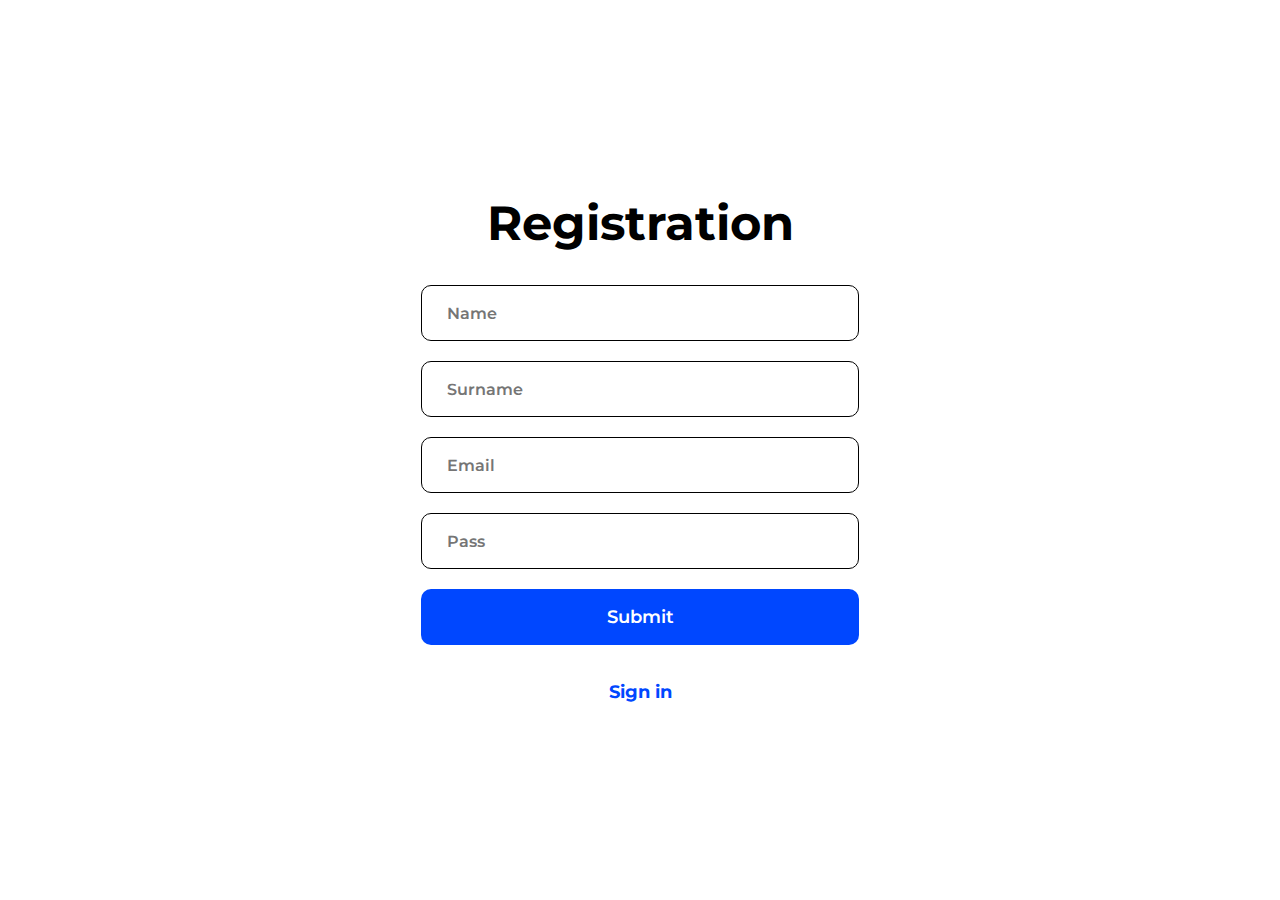
<file: index.html>
<!DOCTYPE html>
<html lang="en">

<head>
    <meta charset="UTF-8">
    <meta http-equiv="X-UA-Compatible" content="IE=edge">
    <meta name="viewport" content="width=device-width, initial-scale=1.0">
    <link rel="stylesheet" href="./css/style.css">
    <title>Document</title>
</head>

<body>
    <center>
        <h1>Registration</h1>
        <form name="reg">
            <input type="text" name="name" placeholder="Name">
            <input type="text" name="surname" placeholder="Surname">
            <input type="email" name="email" placeholder="Email">
            <label class="showParent">
                <input type="password" id="pass" name="pass" placeholder="Pass">
                <div class="show"></div>
            </label>
            <button>Submit</button>
        </form>
        <a id="signIn" href="./about.html">Sign in</a>
    </center>
    <script src="./js/script.js"></script>
</body>

</html>
</file>
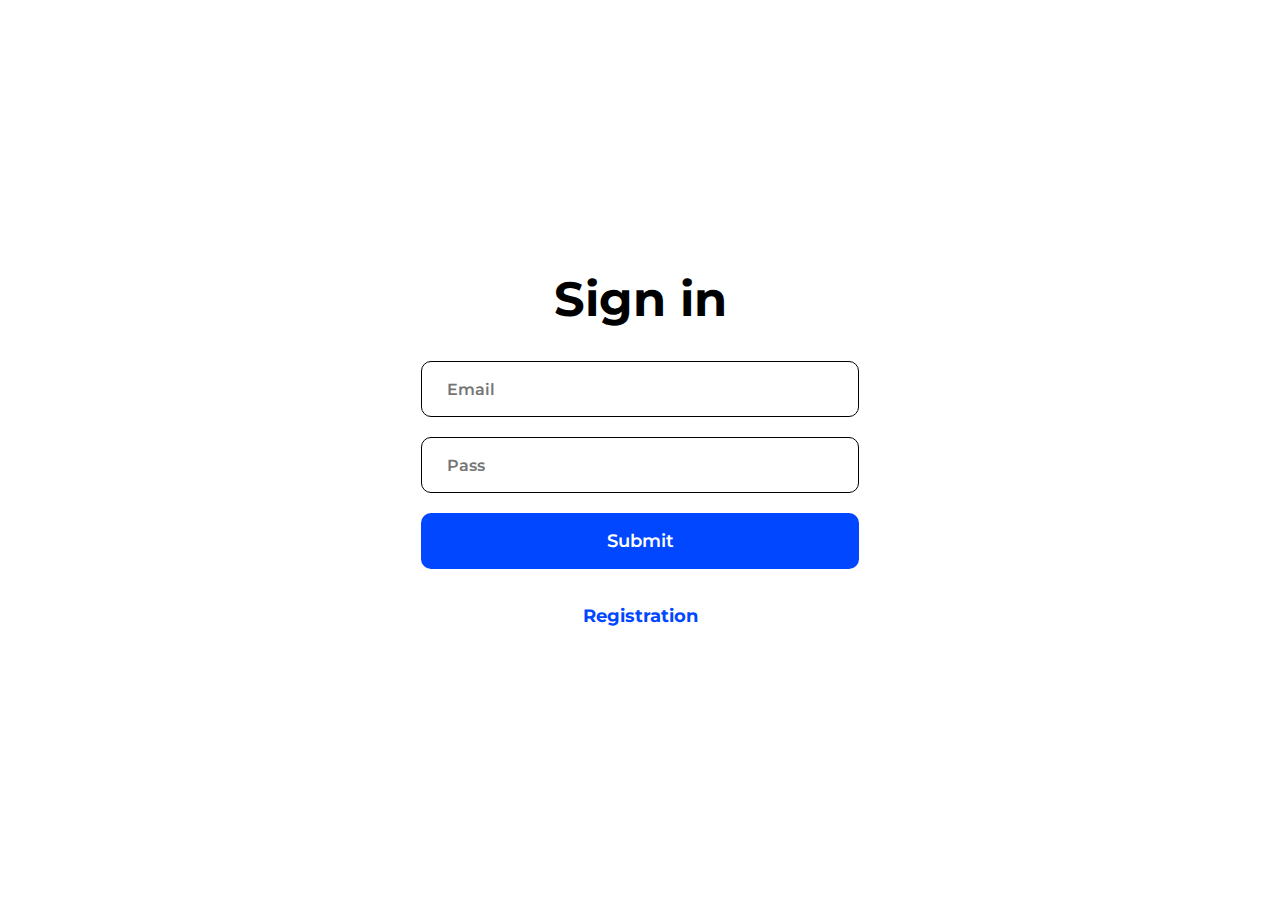
<file: about.html>
<!DOCTYPE html>
<html lang="en">

<head>
    <meta charset="UTF-8">
    <meta http-equiv="X-UA-Compatible" content="IE=edge">
    <meta name="viewport" content="width=device-width, initial-scale=1.0">
    <link rel="stylesheet" href="./css/style.css">
    <title>Document</title>
</head>

<body>
    <center>
        <h1>Sign in</h1>
        <form name="about">
            <input type="email" name="email" placeholder="Email">
            <label class="showParent">
                <input id="pass" type="password" name="pass" placeholder="Pass">
                <div class="show"></div>
            </label>
            <button>Submit</button>
        </form>
        <a id="signIn" href="./index.html">Registration</a>
    </center>
    <script src="./js/about.js"></script>
</body>

</html>
</file>
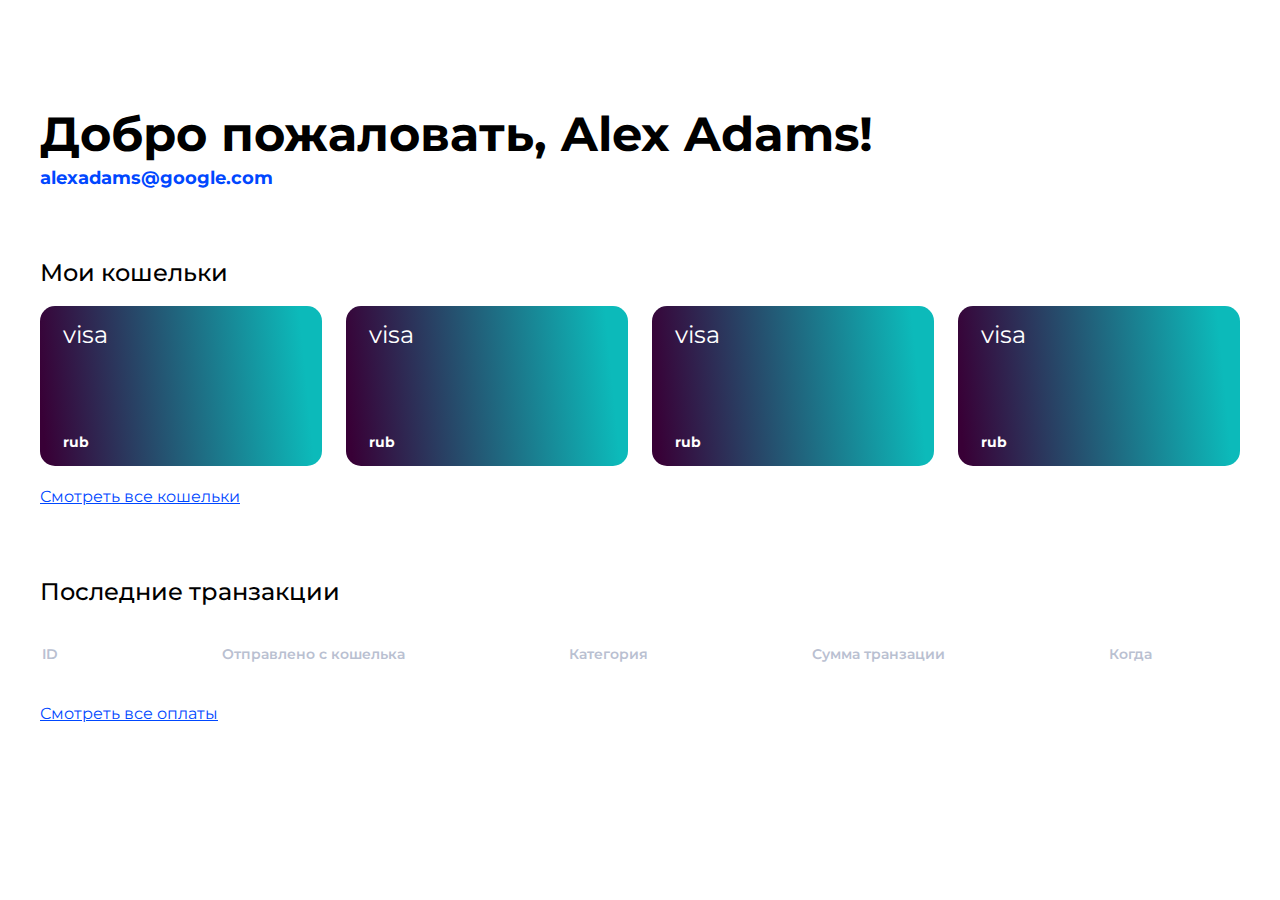
<file: client.html>
<!DOCTYPE html>
<html lang="en">

<head>
    <meta charset="UTF-8">
    <meta http-equiv="X-UA-Compatible" content="IE=edge">
    <meta name="viewport" content="width=device-width, initial-scale=1.0">
    <link rel="stylesheet" href="./css/client.css">
    <title>Document</title>
</head>

<body>
    <div class="container">
        <h1>Добро пожаловать, <span id="name">Alex Adams!</span></h1>
        <p id="email">alexadams@google.com</p>
        <main>
            <div class="top">
                <h2>Мои кошельки</h2>
                <div class="myWallets">
                    <div class="card">
                        <h3>visa</h3>
                        <p>rub</p>
                    </div>
                    <div class="card">
                        <h3>visa</h3>
                        <p>rub</p>
                    </div>
                    <div class="card">
                        <h3>visa</h3>
                        <p>rub</p>
                    </div>
                    <div class="card">
                        <h3>visa</h3>
                        <p>rub</p>
                    </div>
                </div>
                <button id="allWallets">Смотреть все кошельки</button>
            </div>
            <div class="bottom">
                <h2>Последние транзакции</h2>
                <div class="transactions">
                    <table>
                        <thead>
                            <tr>
                                <th>ID</th>
                                <th>Отправлено с кошелька</th>
                                <th>Категория </th>
                                <th>Сумма транзации</th>
                                <th>Когда</th>
                            </tr>
                        </thead>
                        <tbody></tbody>
                    </table>
                </div>
                <button id="allPay">Смотреть все оплаты</button>
            </div>
        </main>
    </div>
    <script src="./header.js"></script>
    <script src="./js/client.js"></script>
</body>

</html>
</file>
<file: css/style.css>
@charset "UTF-8";
@import url("https://fonts.googleapis.com/css2?family=Montserrat:ital,wght@0,100;0,200;0,300;0,400;0,500;0,600;0,700;0,800;0,900;1,100;1,200;1,300;1,400;1,500;1,600;1,700;1,800;1,900&family=No75to+Sans+KR:wght@100;300;400;500;700;900&family=Roboto+Mono:ital,wght@0,100;0,200;0,300;0,400;0,500;0,600;0,700;1,100;1,200;1,300;1,400;1,500;1,600;1,700&family=Roboto:ital,wght@0,100;0,300;0,400;0,500;0,700;0,900;1,100;1,300;1,400;1,500;1,700;1,900&display=swap");
/*���������*/
* {
  padding: 0;
  margin: 0;
  border: 0;
  font-family: "Montserrat"; }

*,
*:before,
*:after {
  -moz-box-sizing: border-box;
  -webkit-box-sizing: border-box;
  box-sizing: border-box; }

:focus,
:active {
  outline: none; }

a:focus,
a:active {
  outline: none; }

nav,
footer,
header,
aside {
  display: block; }

html,
body {
  height: 100%;
  width: 100%;
  font-size: 100%;
  line-height: 1;
  font-size: 14px;
  -ms-text-size-adjust: 100%;
  -moz-text-size-adjust: 100%;
  -webkit-text-size-adjust: 100%; }

input,
button,
textarea {
  font-family: inherit; }

input::-ms-clear {
  display: none; }

button {
  cursor: pointer; }

button::-moz-focus-inner {
  padding: 0;
  border: 0; }

a,
a:visited {
  text-decoration: none; }

a:hover {
  text-decoration: none; }

ul li {
  list-style: none; }

img {
  vertical-align: top; }

h1,
h2,
h3,
h4,
h5,
h6 {
  font-size: inherit;
  font-weight: inherit; }

/*--------------------*/
body {
  display: flex;
  align-items: center;
  justify-content: center; }

h1 {
  margin-bottom: 38px;
  font-weight: 700;
  font-size: 48px; }

form {
  display: flex;
  width: fit-content;
  flex-direction: column;
  gap: 10px; }

input {
  width: 438px;
  height: 56px;
  background: #FFFFFF;
  border: 1px solid #000000;
  border-radius: 10px;
  display: block;
  padding: 19px 25px;
  font-weight: 600;
  font-size: 16px;
  margin-bottom: 10px;
  transition: .3s ease; }

.showParent {
  position: relative; }

.show {
  cursor: pointer;
  position: absolute;
  top: 20%;
  right: 5%;
  width: 30px;
  height: 30px;
  background-image: url("https://go.wepro.uz/_nuxt/img/monkey-closed.397bfe9.png");
  background-repeat: no-repeat;
  background-position: 50% 57%;
  background-size: cover;
  transition: .5s ease;
  border-radius: 100%; }

button {
  width: 438px;
  height: 56px;
  background: #0047FF;
  border-radius: 10px;
  font-weight: 600;
  font-size: 18px;
  color: #FFFFFF;
  transition: .4s linear; }

#signIn {
  display: block;
  margin-top: 38px;
  font-weight: 700;
  font-size: 18px;
  color: #0047FF; }

.error {
  border-color: red; }
  .error::placeholder {
    color: red; }
</file>
<file: css/client.css>
@charset "UTF-8";
@import url("https://fonts.googleapis.com/css2?family=Montserrat:ital,wght@0,100;0,200;0,300;0,400;0,500;0,600;0,700;0,800;0,900;1,100;1,200;1,300;1,400;1,500;1,600;1,700;1,800;1,900&family=No75to+Sans+KR:wght@100;300;400;500;700;900&family=Roboto+Mono:ital,wght@0,100;0,200;0,300;0,400;0,500;0,600;0,700;1,100;1,200;1,300;1,400;1,500;1,600;1,700&family=Roboto:ital,wght@0,100;0,300;0,400;0,500;0,700;0,900;1,100;1,300;1,400;1,500;1,700;1,900&display=swap");
/*���������*/
* {
  padding: 0;
  margin: 0;
  border: 0;
  font-family: "Montserrat"; }

*,
*:before,
*:after {
  -moz-box-sizing: border-box;
  -webkit-box-sizing: border-box;
  box-sizing: border-box; }

:focus,
:active {
  outline: none; }

a:focus,
a:active {
  outline: none; }

nav,
footer,
header,
aside {
  display: block; }

html,
body {
  height: 100%;
  width: 100%;
  font-size: 100%;
  line-height: 1;
  font-size: 14px;
  -ms-text-size-adjust: 100%;
  -moz-text-size-adjust: 100%;
  -webkit-text-size-adjust: 100%; }

input,
button,
textarea {
  font-family: inherit; }

input::-ms-clear {
  display: none; }

button {
  cursor: pointer; }

button::-moz-focus-inner {
  padding: 0;
  border: 0; }

a,
a:visited {
  text-decoration: none; }

a:hover {
  text-decoration: none; }

ul li {
  list-style: none; }

img {
  vertical-align: top; }

h1,
h2,
h3,
h4,
h5,
h6 {
  font-size: inherit;
  font-weight: inherit; }

/*--------------------*/
body {
  padding-top: 110px; }

h1 {
  font-weight: 700;
  font-size: 48px;
  margin-bottom: 11px; }

#email {
  font-weight: 700;
  font-size: 18px;
  color: #0047FF;
  margin-bottom: 74px; }

a {
  color: inherit; }

header {
  position: fixed;
  top: 0px;
  left: 0;
  width: 100%;
  padding: 25px;
  background-color: #F0F0F0;
  transition: .5s ease; }

.container {
  max-width: 1200px;
  margin: 0 auto; }

nav {
  display: flex;
  justify-content: space-between;
  align-items: center;
  font-weight: 500;
  font-size: 16px; }

.links {
  display: flex;
  align-items: center;
  justify-content: center;
  gap: 21px; }

.log_out {
  display: flex;
  align-items: center;
  justify-content: center;
  gap: 21px; }

.myWallets {
  display: flex;
  flex-wrap: wrap;
  align-items: center;
  gap: 24px;
  margin: 21px 0; }

.transactions {
  margin: 21px 0; }
  .transactions th,
  .transactions td {
    padding: 20px 0;
    padding-left: 162px; }
    .transactions th:nth-child(1),
    .transactions td:nth-child(1) {
      padding-left: 0; }
  .transactions th {
    text-align: start;
    font-weight: 600;
    font-size: 14px;
    color: #B9C0D1; }
  .transactions td {
    font-weight: 500;
    border-bottom: 1px solid #B9C0D1; }

.card {
  width: 282px;
  height: 160px;
  background: linear-gradient(84.37deg, #380036 2.27%, #0CBABA 92.26%);
  border-radius: 15px;
  padding: 17px 23px;
  display: flex;
  flex-direction: column;
  justify-content: space-between;
  color: #FFF;
  cursor: pointer; }
  .card h3 {
    font-weight: 0;
    font-size: 24px; }
  .card p {
    font-weight: 700;
    font-size: 14px; }

h2 {
  font-weight: 500;
  font-size: 24px; }

.top {
  margin-bottom: 74px; }

main button {
  background: inherit;
  font-size: 16px;
  text-decoration-line: underline;
  color: #0047FF; }

.hide {
  min-width: 20px;
  min-height: 20px;
  position: absolute;
  bottom: -20px;
  left: 0;
  font-weight: 500; }
</file>
